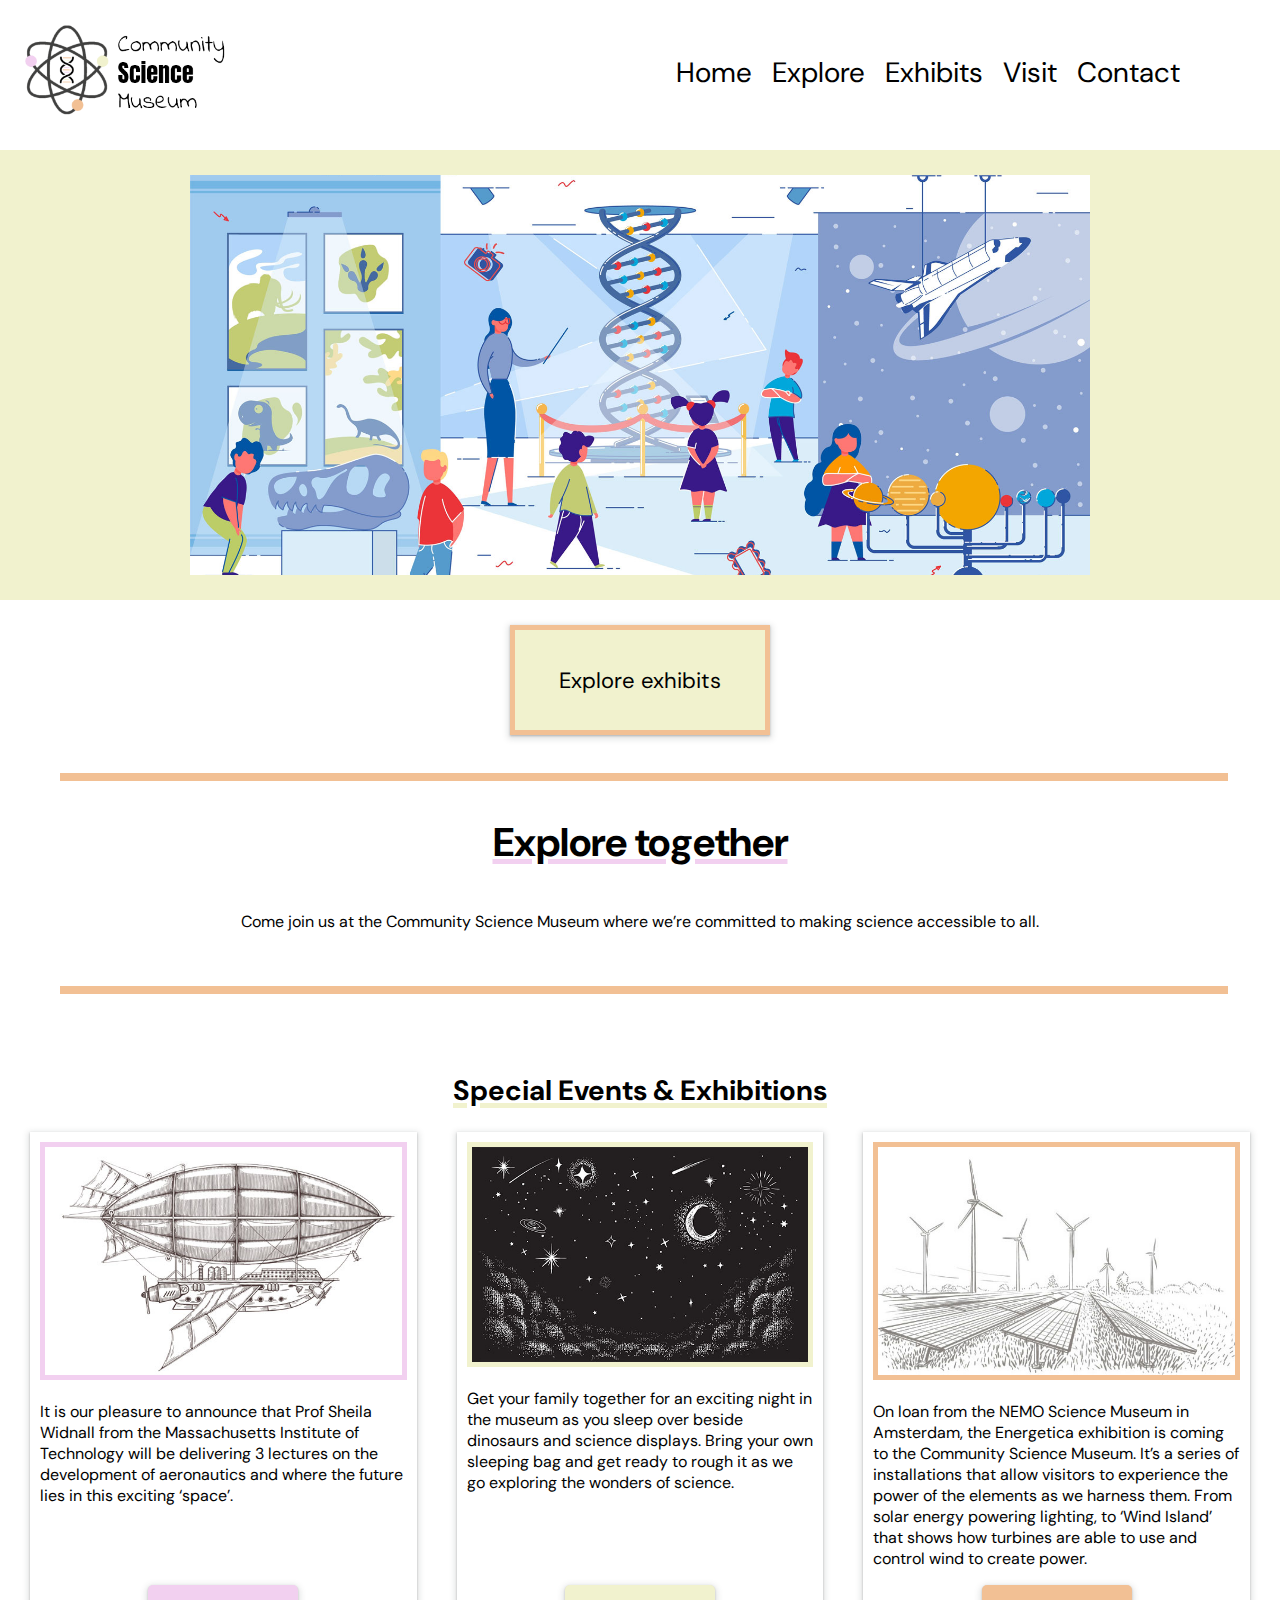
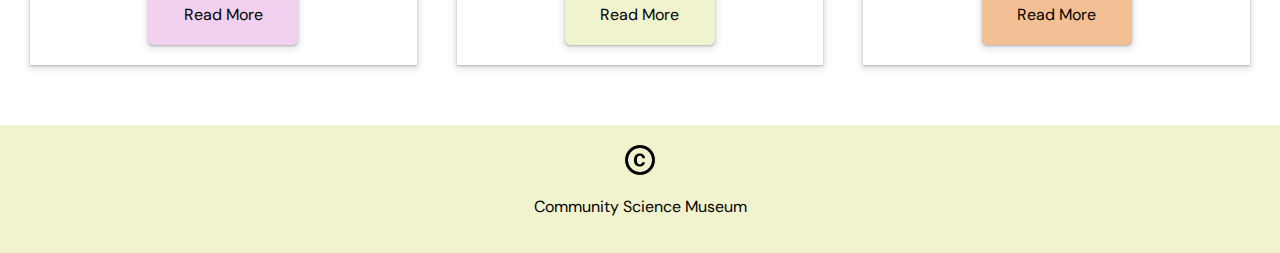
<file: index.html>
<!DOCTYPE html>
<html lang="en">
  <head>
    <meta charset="UTF-8">
    <meta http-equiv="X-UA-Compatible" content="IE=edge">
    <meta name="viewport" content="width=device-width, initial-scale=1.0">
    <meta name ="description" content="Community Science Museum for kids - Learn, grow, experience all thing science">
    <title>Community Science Museum | Home</title>
    <link href="/stylesheet.css" rel="stylesheet">
    <link rel="preconnect" href="https://fonts.googleapis.com">
    <link rel="preconnect" href="https://fonts.gstatic.com" crossorigin>
    <link href="https://fonts.googleapis.com/css2?family=Abel&family=DM+Sans:wght@500&family=PT+Sans&display=swap" rel="stylesheet">
    <link rel="preconnect" href="https://fonts.googleapis.com">
    <link rel="preconnect" href="https://fonts.gstatic.com" crossorigin>
    <link href="https://fonts.googleapis.com/css2?family=Abel&family=DM+Sans:wght@500&family=PT+Sans&display=swap" rel="stylesheet">
  </head>
  <body>
    <header class="flex column">
      <div class="header flex">
        <a href="index.html">
          <img src="images/Logo.png" alt="CSM logo" class="logo justify-center">
        </a>
          <nav class="ham-nav flex">
            <input type="checkbox" id="hamburger"/>
            <label for="hamburger">&#9776;</label>
              <div class="flex hamitems">
                <a href="index.html" class="hamlink hover1">Home</a>
                <a href="explore.html" class="hamlink hover2">Explore</a>
                <a href="exhibits.html" class="hamlink hover3">Exhibits</a>
                <a href="visit.html" class="hamlink hover1">Visit</a>
                <a href="contact.html" class="hamlink hover2">Contact</a>
              </div>
          </nav>
      </div>
    </header>
    <main>
      <div class="header-home flex">
        <div class="flex header-home-img max-width">
        </div>
      </div>
      <div class="flex justify-center">
        <div class="flex">
          <a href="exhibits.html" class="flex cta">Explore exhibits</a>
        </div>
        </div>
      <div class="margin">
        <section class="text-home flex">
          <hr class="home-line">
          <h1 class="h1-style-pink">Explore together</h1>
          <div class="top-p">
            <p>Come join us at the Community Science Museum where we’re committed to making science accessible to all.</p>
          </div>
          <hr class="home-line">
        </section>
        <div class="h2 h2-home">
          <h2>Special Events & Exhibitions</h2>
        </div>
        <section class="grid home-grid flex">
          <div class="aero flex column card">
            <div>
              <img src="images/aero.jpg" alt="Illustration of an old flying machine" class="aero-img max-width border-pink">
              <p>It is our pleasure to announce that Prof Sheila Widnall from the Massachusetts Institute of Technology will be delivering 3 lectures on the development of aeronautics and where the future lies in this exciting ‘space’.</p>
            </div>  
              <a href="construction.html" class="read-more pink-btn flex">Read More</a>
          </div>
          <div class="night flex column card">
            <div>
              <img src="images/nigth.jpg" alt="Illustration of a night sky" class="night-img max-width border-yellow">
              <p>Get your family together for an exciting night in the museum as you sleep over beside dinosaurs and science displays. Bring your own sleeping bag and get ready to rough it as we go exploring the wonders of science.</p>
            </div>
              <a href="construction.html" class="read-more yellow-btn flex">Read More</a>
          </div>
          <div class="energetica flex column card">
            <div>
              <img src="images/energetica.jpg" alt="Illustration of solar panels and wind turbins" class="energetica-img max-width border-orange">
              <p>On loan from the NEMO Science Museum in Amsterdam, the Energetica exhibition is coming to the Community Science Museum. It’s a series of installations that allow visitors to experience the power of the elements as we harness them. From solar energy powering lighting, to ‘Wind Island’ that shows how turbines are able to use and control wind to create power.</p>
            </div>
              <a href="construction.html" class="read-more orange-btn flex">Read More</a>
          </div>
        </section>
      </div>  
    </main>
    <footer>
        <img src="images/copyright.png" alt="copyright icon" class="copyright">
        <p>Community Science Museum</p>
    </footer>
  </body>
</html>
</file>
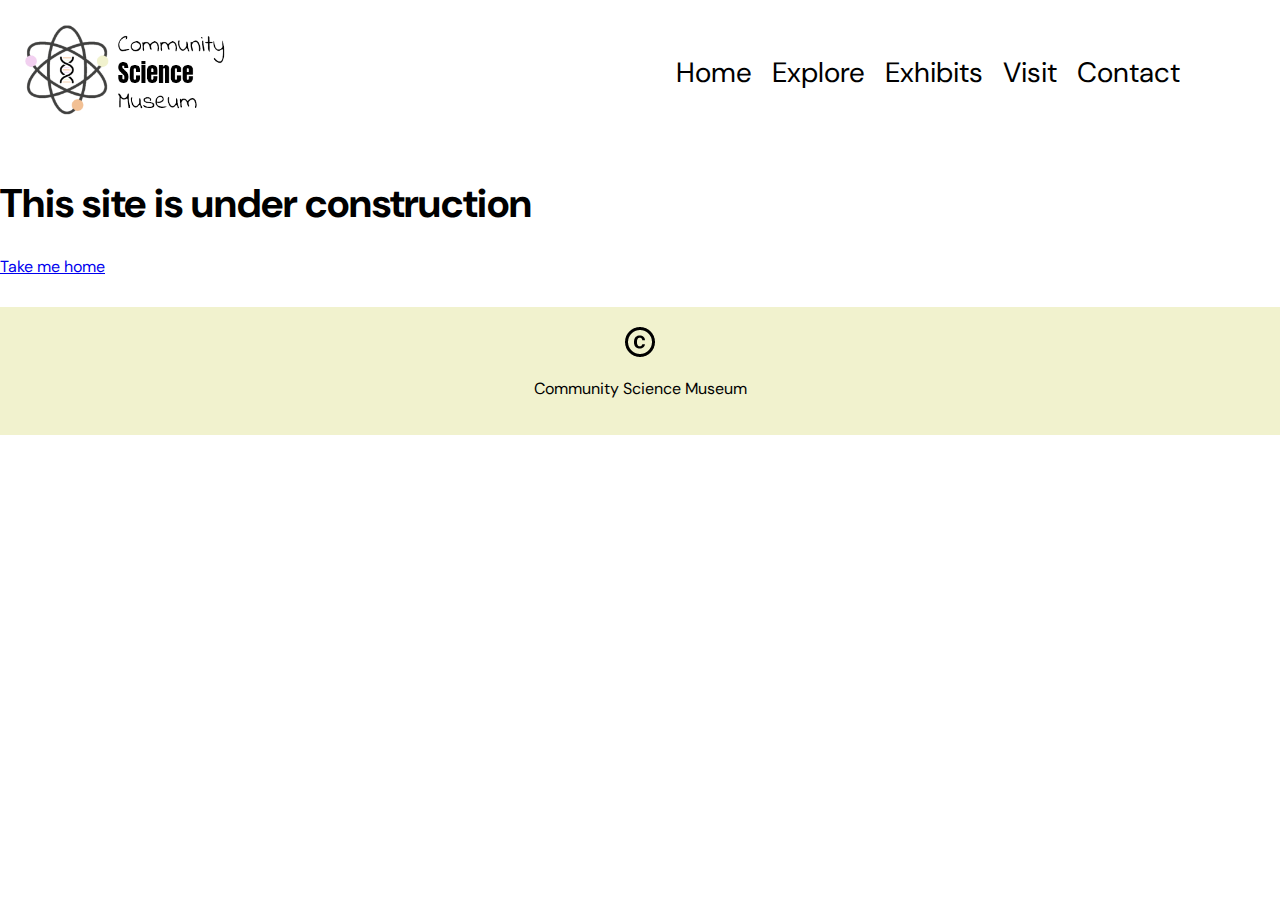
<file: construction.html>
<!DOCTYPE html>
<html lang="en">
  <head>
    <meta charset="UTF-8">
    <meta http-equiv="X-UA-Compatible" content="IE=edge">
    <meta name="viewport" content="width=device-width, initial-scale=1.0">
    <meta name ="description" content="Community Science Museum for kids - Learn, grow, experience all thing science">
    <title>Community Science Museum | Under Construction</title>
    <link href="/stylesheet.css" rel="stylesheet">
    <link rel="preconnect" href="https://fonts.googleapis.com">
    <link rel="preconnect" href="https://fonts.gstatic.com" crossorigin>
    <link href="https://fonts.googleapis.com/css2?family=Abel&family=DM+Sans:wght@500&family=PT+Sans&display=swap" rel="stylesheet">
    <link rel="preconnect" href="https://fonts.googleapis.com">
    <link rel="preconnect" href="https://fonts.gstatic.com" crossorigin>
    <link href="https://fonts.googleapis.com/css2?family=Abel&family=DM+Sans:wght@500&family=PT+Sans&display=swap" rel="stylesheet">
  </head>
  <body>
    <header class="flex column">
      <div class="header flex">
        <a href="index.html">
          <img src="images/Logo.png" alt="CSM logo" class="logo justify-center">
        </a>
          <nav class="ham-nav flex">
            <input type="checkbox" id="hamburger"/>
            <label for="hamburger">&#9776;</label>
              <div class="flex hamitems">
                <a href="index.html" class="hamlink hover1">Home</a>
                <a href="explore.html" class="hamlink hover2">Explore</a>
                <a href="exhibits.html" class="hamlink hover3">Exhibits</a>
                <a href="visit.html" class="hamlink hover1">Visit</a>
                <a href="contact.html" class="hamlink hover2">Contact</a>
              </div>
          </nav>
      </div>
    </header>
    <body>
      <main>
        <h1>This site is under construction</h1>
        <a href="index.html">Take me home</a>
      </main>
      <footer>
        <img src="images/copyright.png" alt="copyright icon" class="copyright">
        <p>Community Science Museum</p>
      </footer>
    </body>
</file>
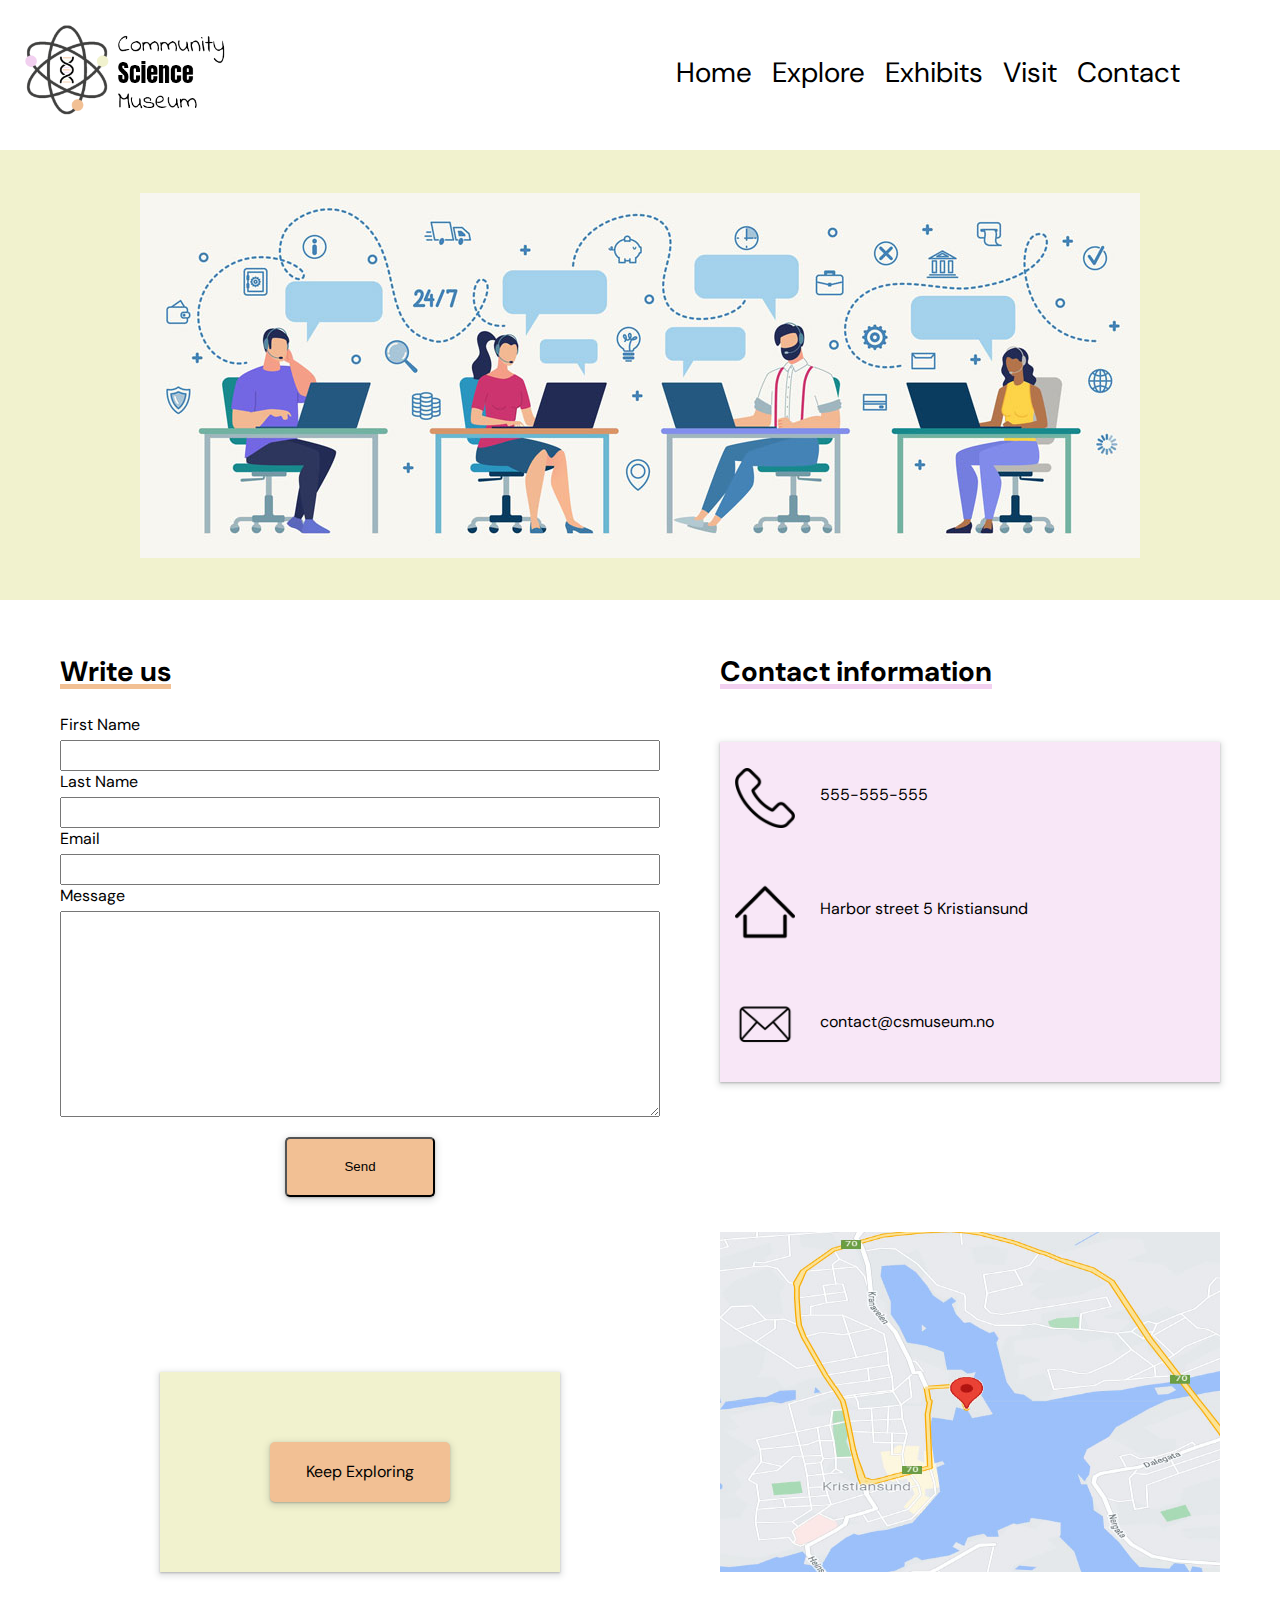
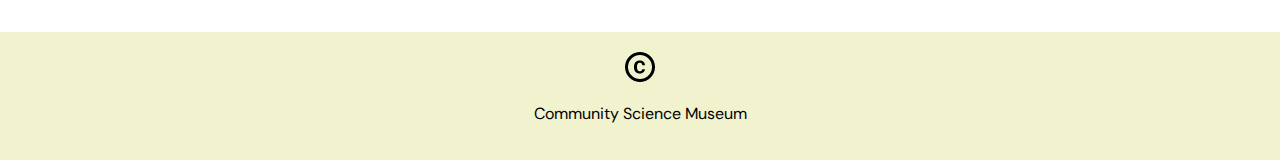
<file: contact.html>
<!DOCTYPE html>
<html lang="en">
  <head>
    <meta charset="UTF-8">
    <meta http-equiv="X-UA-Compatible" content="IE=edge">
    <meta name="viewport" content="width=device-width, initial-scale=1.0">
    <meta name ="description" content="Community Science Museum for kids - Contact information">
    <title>Community Science Museum | Contact</title>
    <link href="/stylesheet.css" rel="stylesheet">
    <link rel="preconnect" href="https://fonts.googleapis.com">
    <link rel="preconnect" href="https://fonts.gstatic.com" crossorigin>
    <link href="https://fonts.googleapis.com/css2?family=Abel&family=DM+Sans:wght@500&family=PT+Sans&display=swap" rel="stylesheet">
    <link rel="preconnect" href="https://fonts.googleapis.com">
    <link rel="preconnect" href="https://fonts.gstatic.com" crossorigin>
    <link href="https://fonts.googleapis.com/css2?family=Abel&family=DM+Sans:wght@500&family=PT+Sans&display=swap" rel="stylesheet">
  </head>
  <body>
    <header class="flex column">
      <div class="header flex">
        <a href="index.html"><img src="images/Logo.png" alt="CSM logo" class="logo justify-center"></a>
          <nav class="ham-nav flex">
            <input type="checkbox" id="hamburger"/>
            <label for="hamburger">&#9776;</label>
              <div class="flex hamitems">
                <a href="index.html" class="hamlink hover1">Home</a>
                <a href="explore.html" class="hamlink hover2">Explore</a>
                <a href="exhibits.html" class="hamlink hover3">Exhibits</a>
                <a href="visit.html" class="hamlink hover1">Visit</a>
                <a href="contact.html" class="hamlink hover2">Contact</a>
              </div>
          </nav>
      </div>    
    </header>
    <main>
      <div class="header-contact flex justify-center">
        <div class="header-contact-img max-width">
        </div>
      </div>
       <div class="contact-content margin flex">
        <section class="contact-left flex column">
          <h2 class="h2-form">Write us</h2>
          <form class="form flex column">
            <label for="first">First Name</label>
            <input type="text" id="first">
            <label for="last">Last Name</label>
            <input type="text" id="last">
            <label for="email">Email</label>
            <input type="text" id="email">
            <label for="message">Message</label>
            <textarea id="message"></textarea>
            <button class="send-btn">Send</button>
          </form>
          <div class="flex contact-explore">
            <a href="explore.html" class="flex contact-button">Keep Exploring</a>
          </div>
        </section>
        <section class="flex column contact-right">
          <div class="flex contact-box column">
            <div>
              <h2 class="h2-info">Contact information</h2>
            </div>
            <div class="contact-info flex column">
              <div class="flex">
                <img src="images/telephone.png" alt="telephone icon" class="tel">
                <p>555-555-555</p>
              </div>
              <div class="flex">
                <img src="images/home.png" alt="adress icon" class="house">
                <p>Harbor street 5
                  Kristiansund</p>
              </div>
              <div class="flex">
                <img src="images/email.png" alt="email icon" class="mail">
                <p>contact@csmuseum.no</p>
              </div>
          </div>
          <img src="images/kart.jpg" alt="map of location to the museum" class="contact-map">
        </section>    
      </div>
    </main>
    <footer>
      <img src="images/copyright.png" alt="copyright icon" class="copyright">
      <p>Community Science Museum</p>
  </footer>
  </body>
</html>
</file>
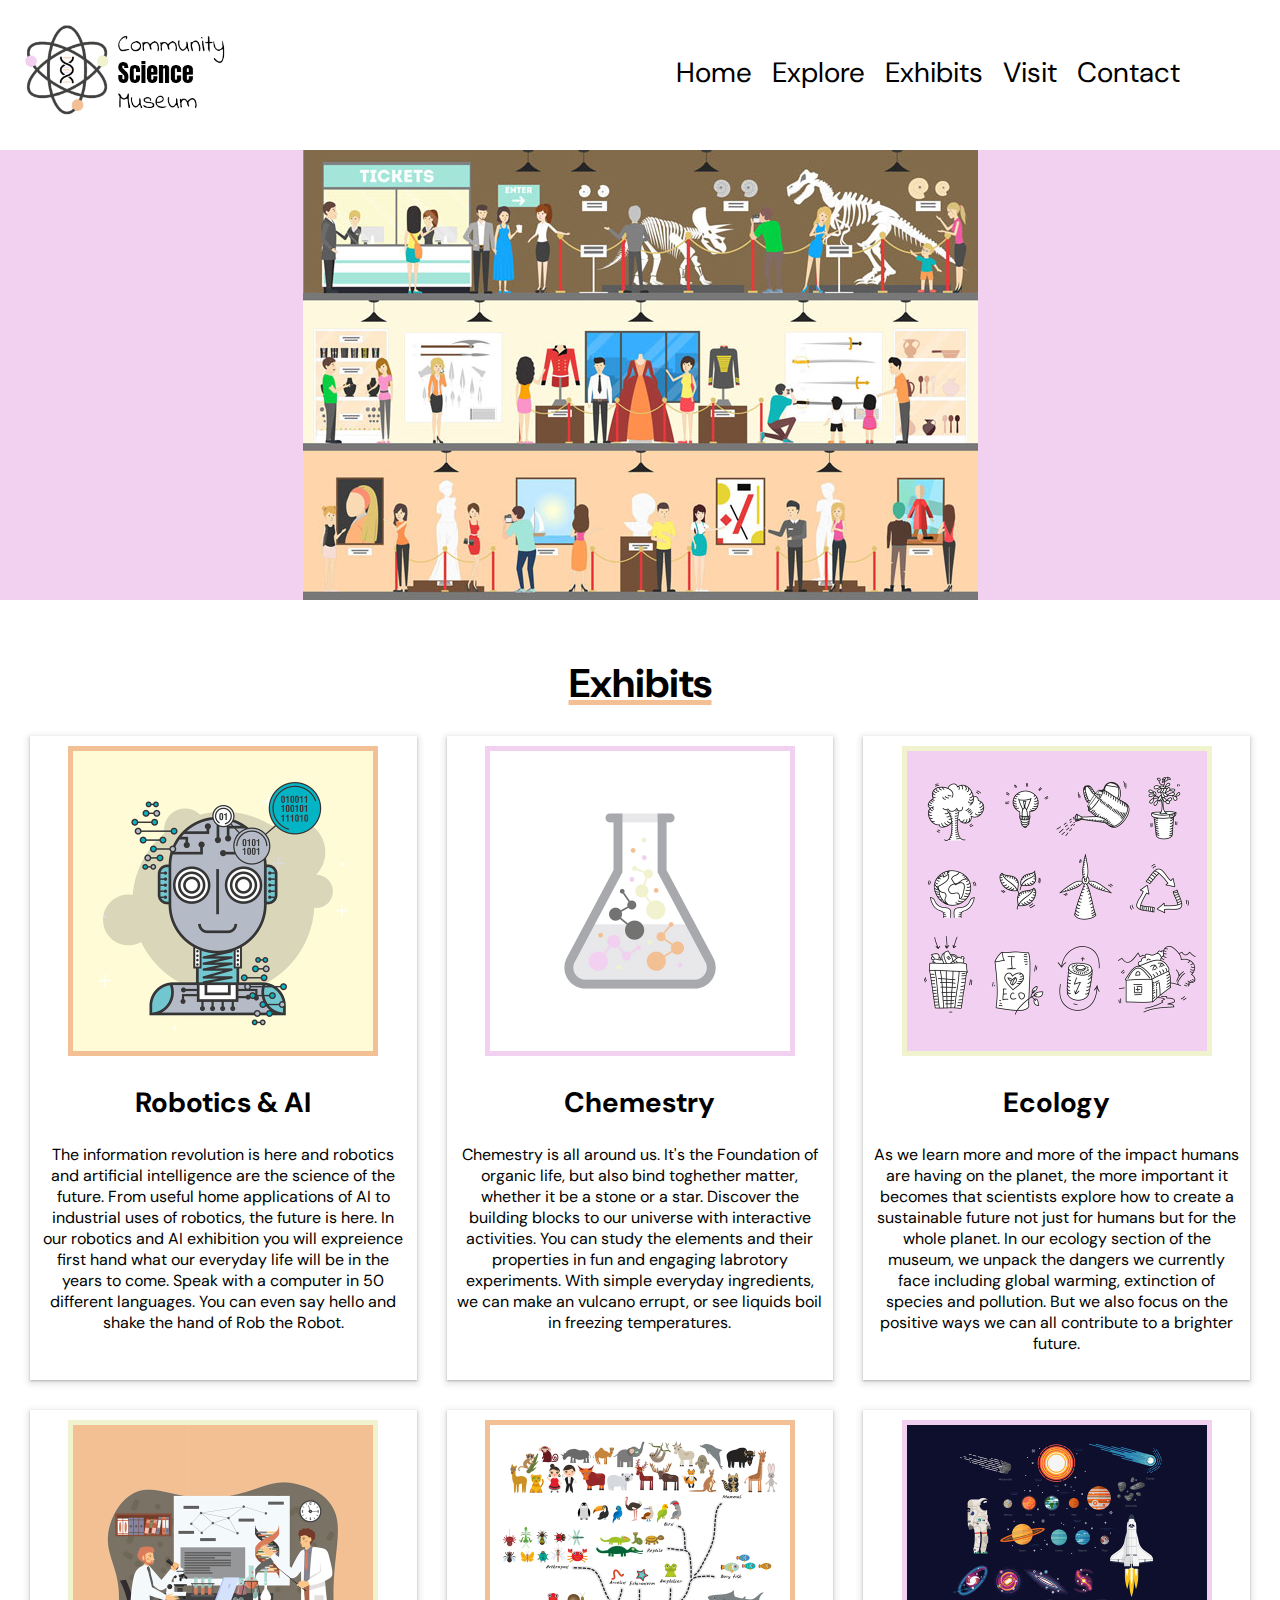
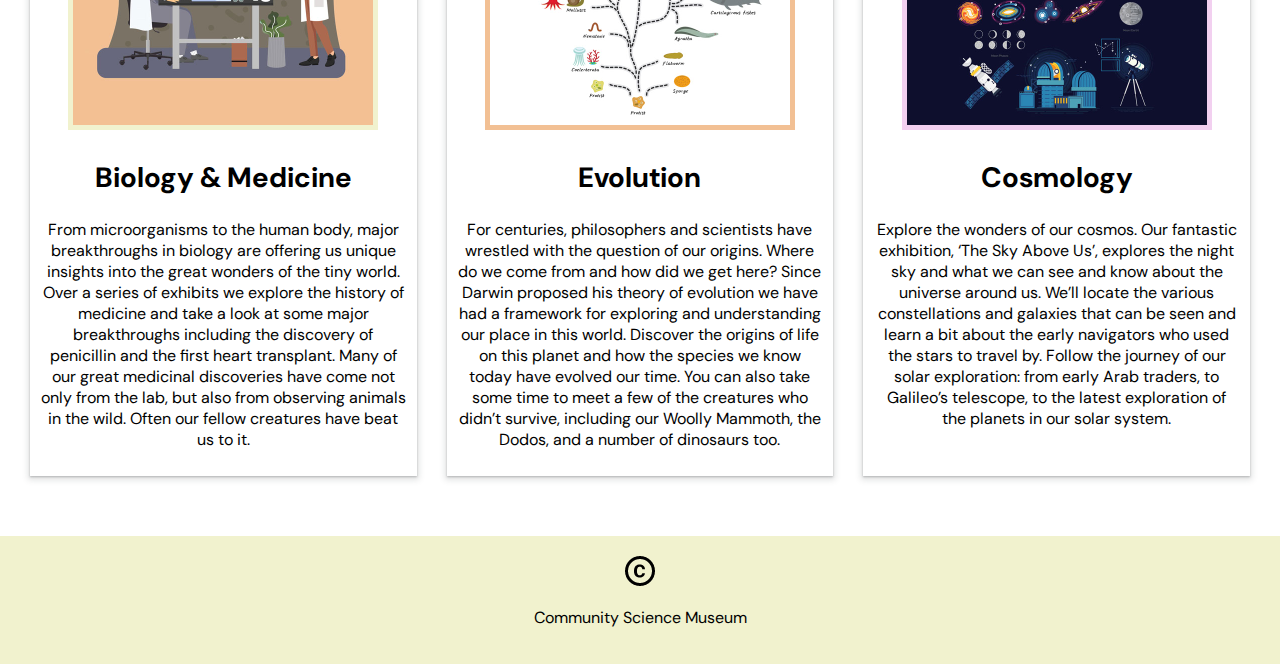
<file: exhibits.html>
<!DOCTYPE html>
<html lang="en">
  <head>
    <meta charset="UTF-8">
    <meta http-equiv="X-UA-Compatible" content="IE=edge">
    <meta name="viewport" content="width=device-width, initial-scale=1.0">
    <meta name ="description" content="Community Science Museum for kids - Our exhibits">
    <title>Community Science Museum | Exhibits</title>
    <link href="/stylesheet.css" rel="stylesheet">
    <link rel="preconnect" href="https://fonts.googleapis.com">
    <link rel="preconnect" href="https://fonts.gstatic.com" crossorigin>
    <link href="https://fonts.googleapis.com/css2?family=Abel&family=DM+Sans:wght@500&family=PT+Sans&display=swap" rel="stylesheet">
    <link rel="preconnect" href="https://fonts.googleapis.com">
    <link rel="preconnect" href="https://fonts.gstatic.com" crossorigin>
    <link href="https://fonts.googleapis.com/css2?family=Abel&family=DM+Sans:wght@500&family=PT+Sans&display=swap" rel="stylesheet">
  </head>
  <body>
    <header class="flex column">
        <div class="header flex">
          <a href="index.html"><img src="images/Logo.png" alt="CSM logo" class="logo justify-center"></a>
            <nav class="ham-nav flex">
              <input type="checkbox" id="hamburger"/>
              <label for="hamburger">&#9776;</label>
                <div class="flex hamitems">
                  <a href="index.html" class="hamlink hover1">Home</a>
                  <a href="explore.html" class="hamlink hover2">Explore</a>
                  <a href="exhibits.html" class="hamlink hover3">Exhibits</a>
                  <a href="visit.html" class="hamlink hover1">Visit</a>
                  <a href="contact.html" class="hamlink hover2">Contact</a>
                </div>
            </nav>
        </div>    
    </header>
    <main>
        <div class="header-exhib flex">
            <div class="header-exhib-img flex max-width">
            </div>
        </div>
        <div class="margin">
            <div class="flex justify-center">
                <h1 class="h1-style-orange flex">Exhibits</h1>
            </div>
            <section class="exhib-content flex center-text max-width exhib-grid grid">
                <div class="robot card a">
                    <img src="images/robot.jpg" alt="Illustration of an robot" class="robot-img img-width border-orange">
                    <h2>Robotics & AI</h2>
                    <p>The information revolution is here and robotics and artificial intelligence are the science of the future. From useful home applications of AI to industrial uses of robotics, the future is here. 
                        In our robotics and AI exhibition you will expreience first hand what our everyday life will be in the years to come. Speak with a computer in 50 different languages. 
                        You can even say hello and shake the hand of Rob the Robot.</p>
                </div>
                <div class="chem card b">
                    <img src="images/chem.jpg" alt="Icon of chemestry glass" class="chem-img img-width border-pink">
                    <h2>Chemestry</h2>
                    <p>Chemestry is all around us. It's the Foundation of organic life, but also bind toghether matter, whether it be a stone or a star. Discover the building blocks to our universe with interactive activities. You can study the elements and their properties in fun and engaging labrotory experiments. With simple everyday ingredients, we can make an vulcano errupt, or see liquids boil in freezing temperatures.</p>
                </div>
                <div class="ecology card c">
                    <img src="images/ecology.jpg" alt="Illustration of different symbols of ecology" class="ecology-img img-width border-yellow">
                    <h2>Ecology</h2>
                    <p>As we learn more and more of the impact humans are having on the planet, the more important it becomes that scientists explore how to create a sustainable future not just for humans but for the whole planet.
                        In our ecology section of the museum, we unpack the dangers we currently face including global warming, extinction of species and pollution. But we also focus on the positive ways we can all contribute to a brighter future.</p>
                </div>
                <div class="biomed card d">
                    <img src="images/biomed.jpg" alt="Illustration of two scientists researching the human genom" class="biomed-img img-width border-yellow">
                    <h2>Biology & Medicine</h2>
                    <p>From microorganisms to the human body, major breakthroughs in biology are offering us unique insights into the great wonders of the tiny world. Over a series of exhibits we explore the history of medicine and take a look at some major breakthroughs including the discovery of penicillin and the first heart transplant. Many of our great medicinal discoveries have come not only from the lab, but also from observing animals in the wild. Often our fellow creatures have beat us to it.</p>
                </div>
                <div class="evolution card e">
                    <img src="images/evolution.jpg" alt="Illustration of an evolutionary tree of animals" class="evolution-img img-width border-orange">
                    <h2>Evolution</h2>
                    <p>For centuries, philosophers and scientists have wrestled with the question of our origins. Where do we come from and how did we get here? Since Darwin proposed his theory of evolution we have had a framework for exploring and understanding our place in this world. Discover the origins of life on this planet and how the species we know today have evolved our time. You can also take some time to meet a few of the creatures who didn’t survive, including our Woolly Mammoth, the Dodos, and a number of dinosaurs too.</p>
                </div>
                <div class="cosmo card f">
                    <img src="images/cosmo.jpg" alt="Illustration of astronaut in the cosmos" class="cosmos-img img-width border-pink">
                    <h2>Cosmology</h2>
                    <p>Explore the wonders of our cosmos. Our fantastic exhibition, ‘The Sky Above Us’, explores the night sky and what we can see and know about the universe around us. We’ll locate the various constellations and galaxies that can be seen and learn a bit about the early navigators who used the stars to travel by. Follow the journey of our solar exploration: from early Arab traders, to Galileo’s telescope, to the latest exploration of the planets in our solar system.</p>
                </div>
            </section>
        </div>
    </main>
    <footer>
        <img src="images/copyright.png" alt="copyright icon" class="copyright">
        <p>Community Science Museum</p>
    </footer>
  </body>
</html>
</file>
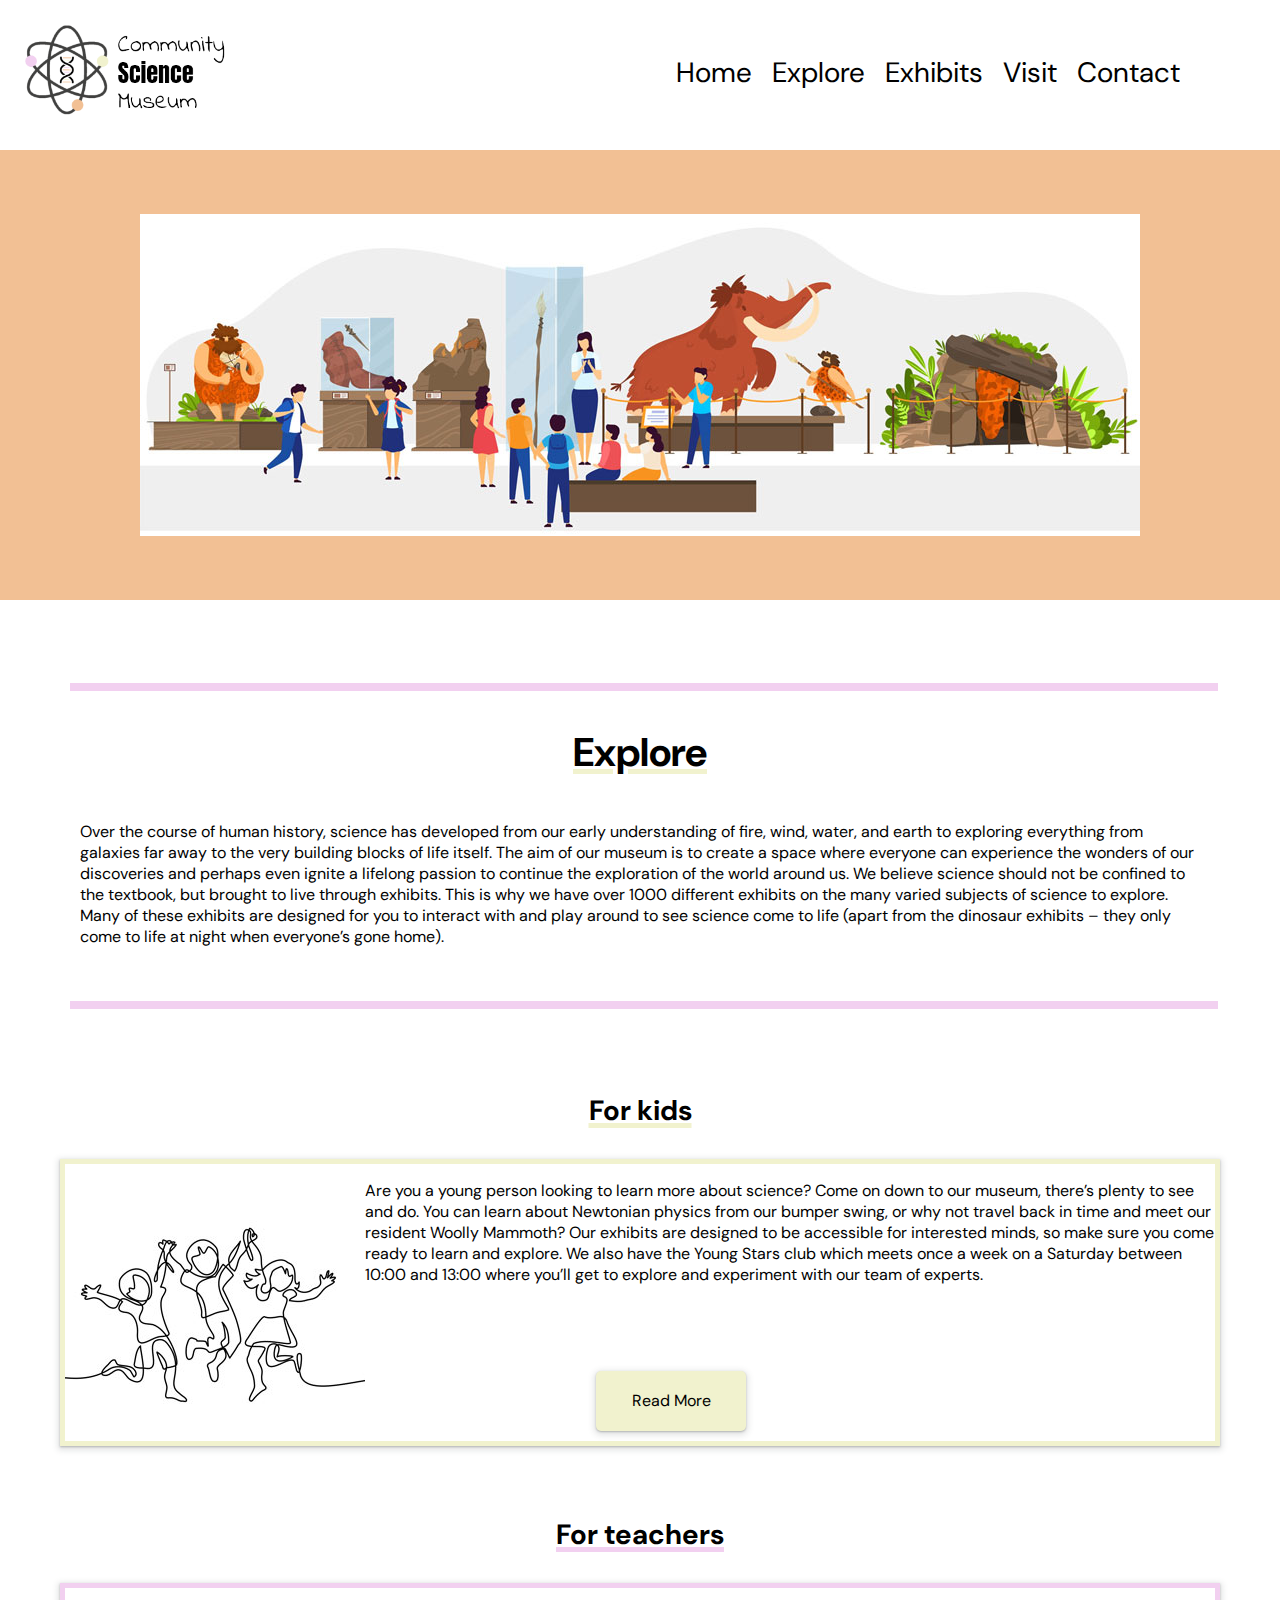
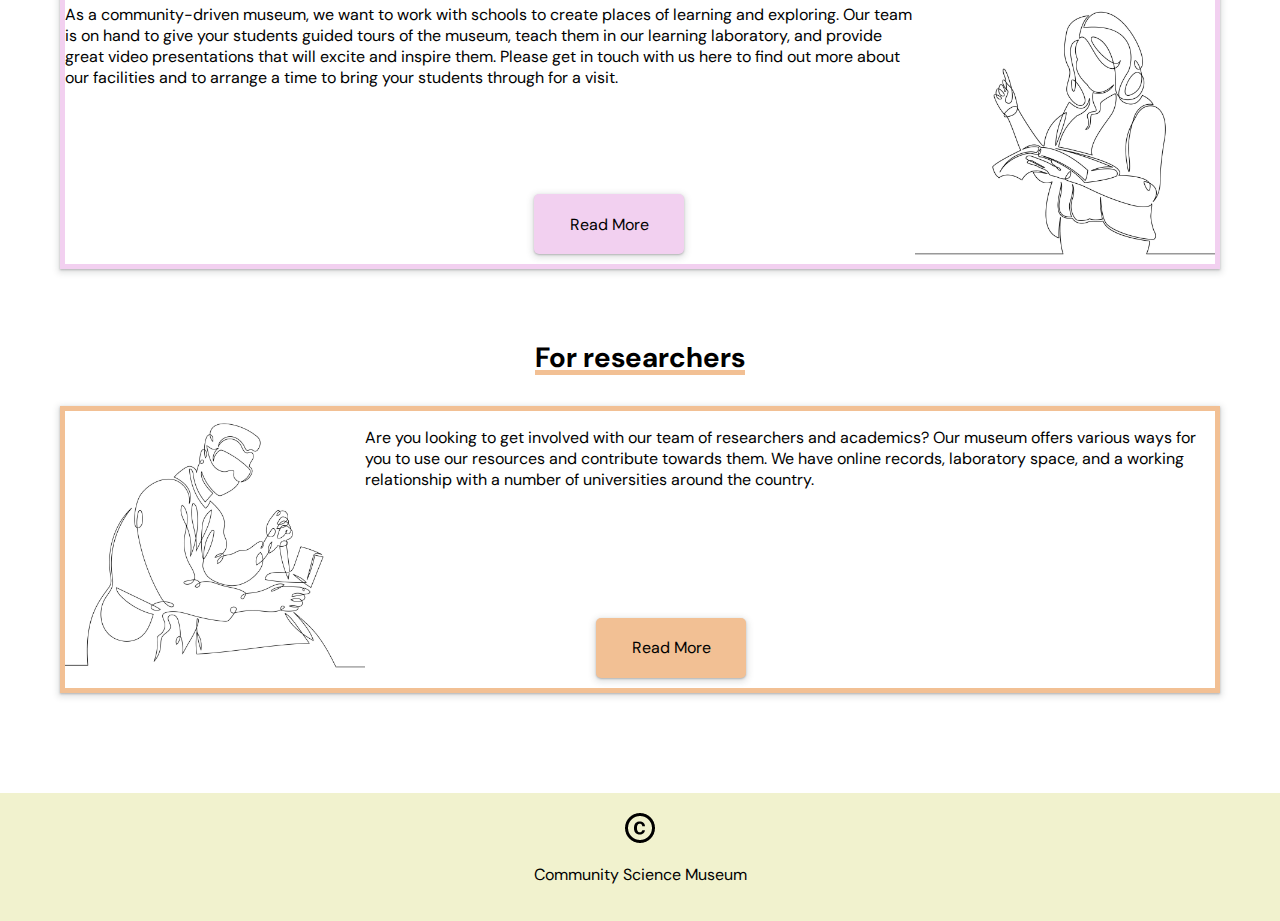
<file: explore.html>
<!DOCTYPE html>
<html lang="en">
  <head>
    <meta charset="UTF-8">
    <meta http-equiv="X-UA-Compatible" content="IE=edge">
    <meta name="viewport" content="width=device-width, initial-scale=1.0">
    <meta name ="description" content="Community Science Museum for kids - Learn more">
    <title>Community Science Museum | Explore</title>
    <link href="/stylesheet.css" rel="stylesheet">
    <link rel="preconnect" href="https://fonts.googleapis.com">
    <link rel="preconnect" href="https://fonts.gstatic.com" crossorigin>
    <link href="https://fonts.googleapis.com/css2?family=Abel&family=DM+Sans:wght@500&family=PT+Sans&display=swap" rel="stylesheet">
    <link rel="preconnect" href="https://fonts.googleapis.com">
    <link rel="preconnect" href="https://fonts.gstatic.com" crossorigin>
    <link href="https://fonts.googleapis.com/css2?family=Abel&family=DM+Sans:wght@500&family=PT+Sans&display=swap" rel="stylesheet">
  </head>
  <body>
    <header class="flex column">
        <div class="header flex">
          <a href="index.html"><img src="images/Logo.png" alt="CSM logo" class="logo justify-center"></a>
            <nav class="ham-nav flex">
              <input type="checkbox" id="hamburger"/>
              <label for="hamburger">&#9776;</label>
                <div class="flex hamitems">
                  <a href="index.html" class="hamlink hover1">Home</a>
                  <a href="explore.html" class="hamlink hover2">Explore</a>
                  <a href="exhibits.html" class="hamlink hover3">Exhibits</a>
                  <a href="visit.html" class="hamlink hover1">Visit</a>
                  <a href="contact.html" class="hamlink hover2">Contact</a>
                </div>
            </nav>
        </div>
    </header>
    <main>
        <div class="header-explore flex">
            <div class="header-explore-img flex max-width">
            </div>
        </div>
        <div class="margin">
            <section class="explore-text flex column">
                <hr class="explore-line">
                <h1 class="h1-style-yellow">Explore</h1>
                <div class="top-p">
                    <p>Over the course of human history, science has developed from our early understanding of fire, wind, water, and earth to exploring everything from galaxies far away to the very building blocks of life itself. 
                    The aim of our museum is to create a space where everyone can experience the wonders of our discoveries and perhaps even ignite a lifelong passion to continue the exploration of the world around us.
                    We believe science should not be confined to the textbook, but brought to live through exhibits. This is why we have over 1000 different exhibits on the many varied subjects of science to explore. Many of these exhibits are designed for you to interact with and play around to see science come to life (apart from the dinosaur exhibits – they only come to life at night when everyone’s gone home).</p>
                </div>
                <hr class="explore-line">
                </section>
            <section class="content-explore">
                <h2 class="h2-kids">For kids</h2>
                <div class="kids flex">
                    <img src="images/kids.jpg" alt="Doodle of three kids jumping" class="kids-img">
                    <div class="kids-text flex">
                        <p>Are you a young person looking to learn more about science? Come on down to our museum, there’s plenty to see and do. 
                        You can learn about Newtonian physics from our bumper swing, or why not travel back in time and meet our resident Woolly Mammoth? Our exhibits are designed to be accessible for interested minds, so make sure you come ready to learn and explore.
                        We also have the Young Stars club which meets once a week on a Saturday between 10:00 and 13:00 where you’ll get to explore and experiment with our team of experts.</p>
                        <a href="construction.html" alt="Read more button" class="yellow-btn flex read-more margin-right">Read More</a>
                    </div>
                </div>
                <h2 class="h2-teacher">For teachers</h2>
                <div class="teacher flex">
                    <img src="images/teacher.jpg" alt="Doodle of teacher reading from book"class="teacher-img">
                    <div class="teacher-text flex">
                        <p>As a community-driven museum, we want to work with schools to create places of learning and exploring. Our team is on hand to give your students guided tours of the museum, teach them in our learning laboratory, and provide great video presentations that will excite and inspire them. Please get in touch with us here to find out more about our facilities and to arrange a time to bring your students through for a visit.</p>
                        <a href="construction.html" alt="Read more button" class="pink-btn flex read-more margin-left">Read More</a>
                    </div>
                </div>
                <h2 class="h2-research">For researchers</h2>
                <div class="research flex">
                    <img src="images/research.jpg" alt="Doodle of an scientist" class="research-img">
                    <div class="research-text flex">
                        <p>Are you looking to get involved with our team of researchers and academics?
                        Our museum offers various ways for you to use our resources and contribute towards them. We have online records, laboratory space, and a working relationship with a number of universities around the country.</p>
                        <a href="construction.html" alt="Read more button" class="orange-btn flex read-more margin-right">Read More</a>
                    </div>
                </div>
            </section>
        </div>
    </main>
    <footer>
        <img src="images/copyright.png" alt="copyright icon" class="copyright">
        <p>Community Science Museum</p>
    </footer>
  </body>
</html>
</file>
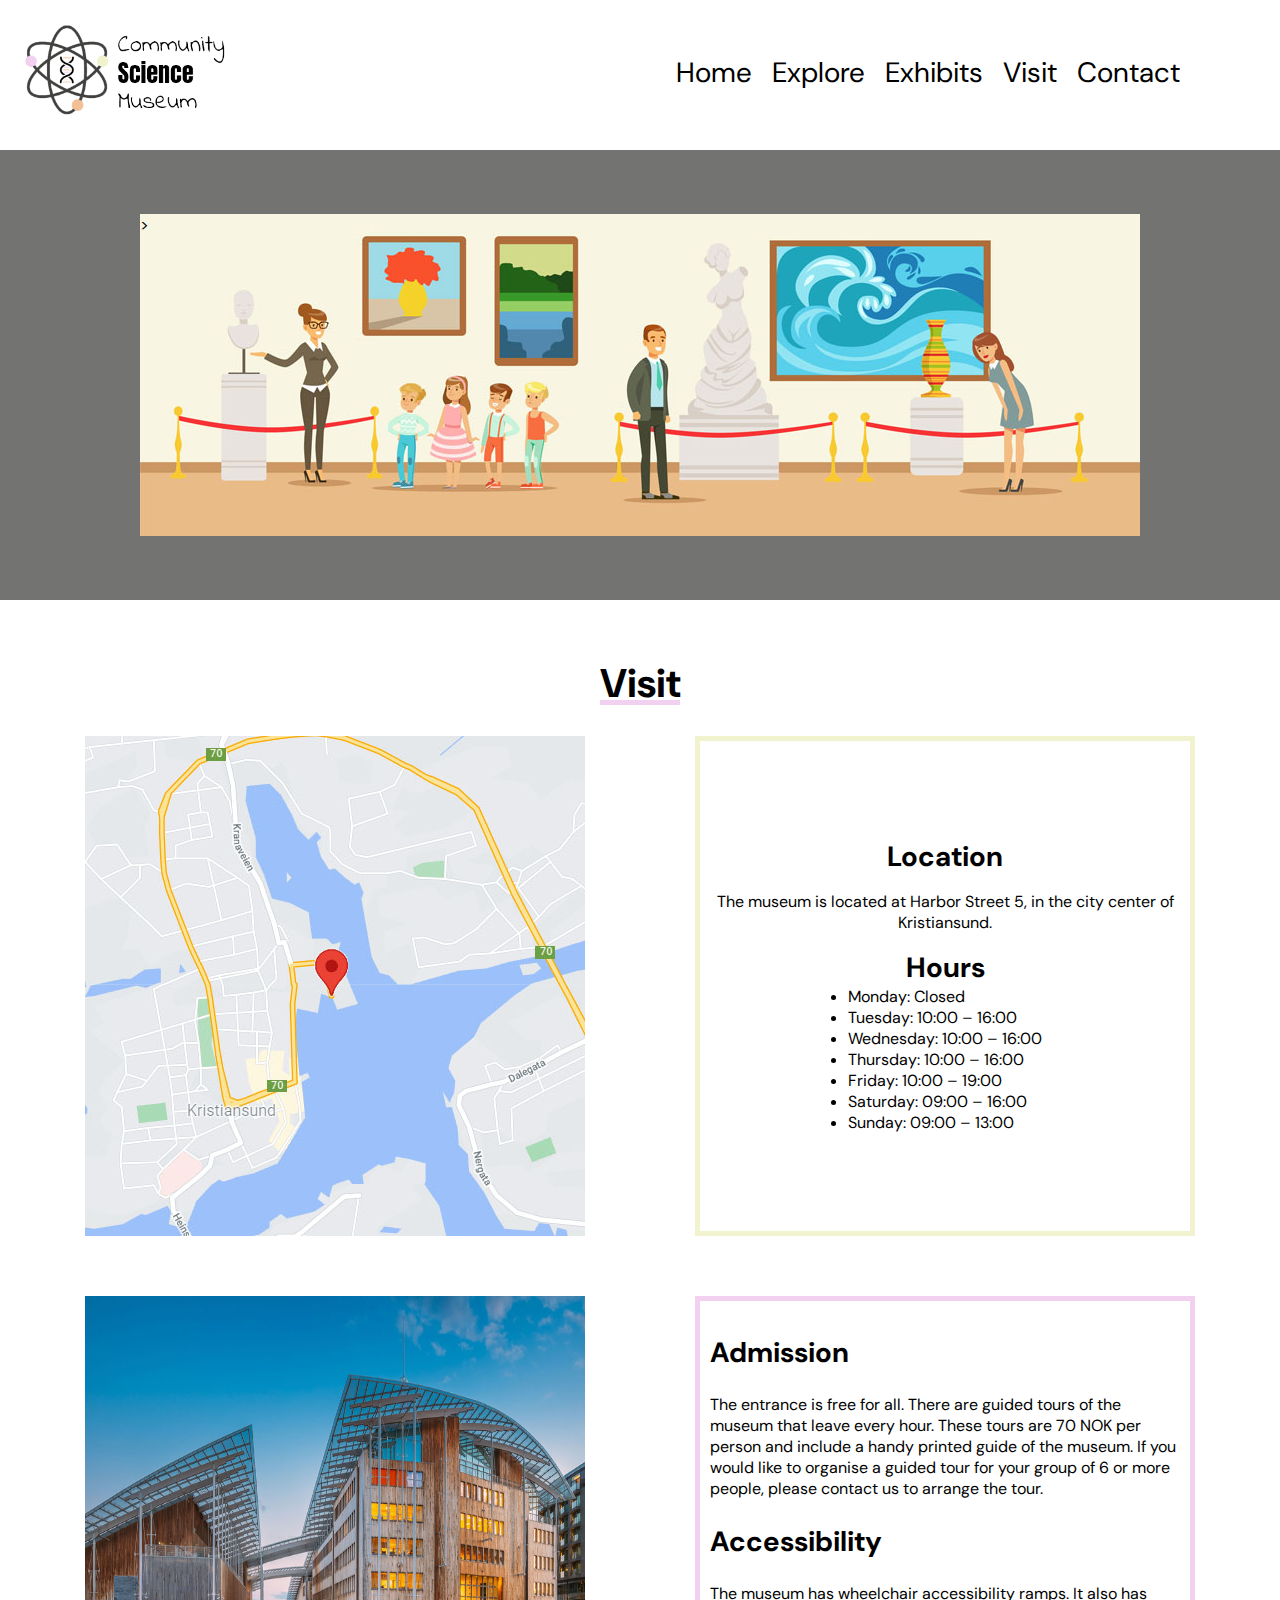
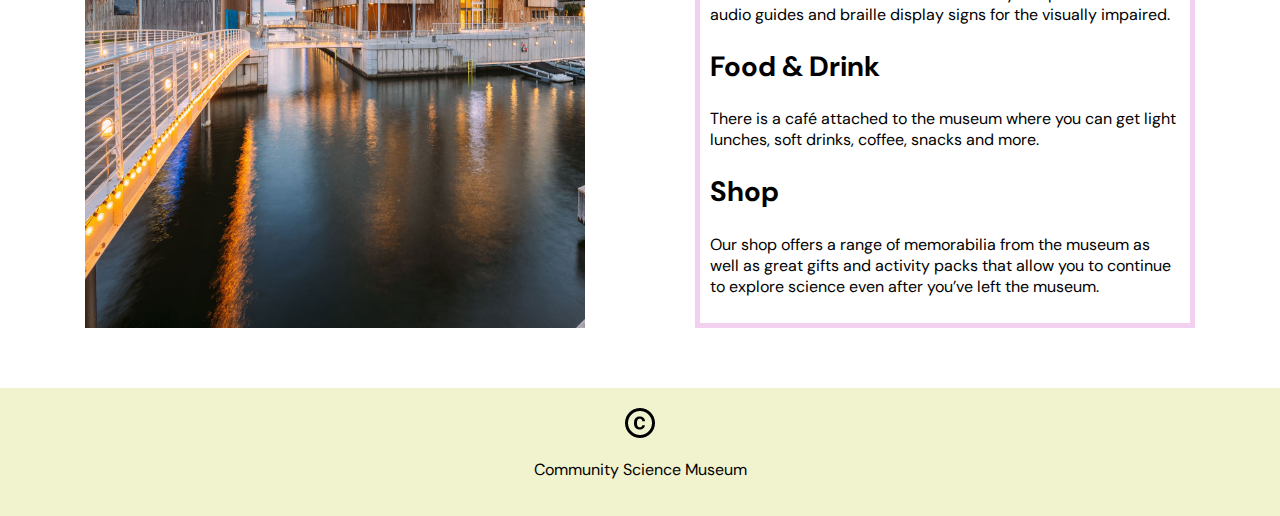
<file: visit.html>
<!DOCTYPE html>
<html lang="en">
  <head>
    <meta charset="UTF-8">
    <meta http-equiv="X-UA-Compatible" content="IE=edge">
    <meta name="viewport" content="width=device-width, initial-scale=1.0">
    <meta name ="description" content="Community Science Museum for kids - Visiting information">
    <title>Community Science Museum | Visit</title>
    <link href="/stylesheet.css" rel="stylesheet">
    <link rel="preconnect" href="https://fonts.googleapis.com">
    <link rel="preconnect" href="https://fonts.gstatic.com" crossorigin>
    <link href="https://fonts.googleapis.com/css2?family=Abel&family=DM+Sans:wght@500&family=PT+Sans&display=swap" rel="stylesheet">
    <link rel="preconnect" href="https://fonts.googleapis.com">
    <link rel="preconnect" href="https://fonts.gstatic.com" crossorigin>
    <link href="https://fonts.googleapis.com/css2?family=Abel&family=DM+Sans:wght@500&family=PT+Sans&display=swap" rel="stylesheet">
  </head>
  <body>
    <header class="flex column">
      <div class="header flex">
        <a href="index.html">
          <img src="images/Logo.png" alt="CSM logo" class="logo justify-center">
        </a>
          <nav class="ham-nav flex">
            <input type="checkbox" id="hamburger"/>
            <label for="hamburger">&#9776;</label>
              <div class="flex hamitems">
                <a href="index.html" class="hamlink hover1">Home</a>
                <a href="explore.html" class="hamlink hover2">Explore</a>
                <a href="exhibits.html" class="hamlink hover3">Exhibits</a>
                <a href="visit.html" class="hamlink hover1">Visit</a>
                <a href="contact.html" class="hamlink hover2">Contact</a>
              </div>
          </nav>
    </header>
    <main>
      <div class="header-visit flex">
        <div class="header-visit-img flex max-width">>
        </div> 
      </div>
      <div class="margin">
        <div class="h1-visit flex">
          <h1 class="h1-style-pink">Visit</h1>
        </div>
          <section class="visit-content flex column">
            <div class="top-visit flex">
              <img src="images/kart.jpg" alt="map with the location of the museum" class="map">
              <div class="flex location center-text">
                  <h2>Location</h2>
                  <p>The museum is located at Harbor Street 5, in the city center of Kristiansund.</p>
                  <h2>Hours</h2>
                  <div class="hours">
                    <li>Monday: Closed</li>
                    <li>Tuesday: 10:00 – 16:00</li> 
                    <li>Wednesday: 10:00 – 16:00</li> 
                    <li>Thursday: 10:00 – 16:00</li> 
                    <li>Friday: 10:00 – 19:00</li> 
                    <li>Saturday: 09:00 – 16:00</li>
                    <li>Sunday: 09:00 – 13:00</li>
                  </div>
              </div>
            </div>
            <div class="bottom-visit flex">
              <img src="images/museum.jpg" alt="Exterior picture of Community Science Museum" class="museum">
              <div class="visit-info">
                  <h2>Admission</h2>
                  <p>The entrance is free for all. There are guided tours of the museum that leave every hour. These tours are 70 NOK per person and include a handy printed guide of the museum. If you would like to organise a guided tour for your group of 6 or more people, please contact us to arrange the tour.</p>
                  <h2>Accessibility</h2>
                  <p>The museum has wheelchair accessibility ramps. It also has audio guides and braille display signs for the visually impaired.</p>
                  <h2>Food & Drink</h2>
                  <p>There is a café attached to the museum where you can get light lunches, soft drinks, coffee, snacks and more.</p>
                  <h2>Shop</h2>
                  <p>Our shop offers a range of memorabilia from the museum as well as great gifts and activity packs that allow you to continue to explore science even after you’ve left the museum.</p>
              </div>
            </div>
          </section>
      </div>    
    </main>
    <footer>
        <img src="images/copyright.png" alt="copyright icon" class="copyright">
        <p>Community Science Museum</p>
    </footer>
  </body>
</html>
</file>
<file: stylesheet.css>
body {
    margin: 0;
    padding: 0;
    display: flex;
    font-family: Anton, dm sans, san-serif;
    flex-direction: column;
    width: 100%;
    height: 100%;
}

.margin {
    margin: 30px;
}

h1 {
    font-size: 40px;
}

h2 {
    font-size: 28px;
}

p {
    font-family: dm sans;
}

.flex {
    display: flex;
}

.max-width {
    max-width: 100%;
}

.column {
    flex-direction: column;
}

.img-width {
    max-width: 300px;
}

.center-text {
    text-align: center;
}

.justify-center {
    justify-content: center;
}

.read-more {
    align-self: center;
}

.top-p {
    margin: 0px 10px 30px 10px;
}

.pink-btn {
    text-decoration: none;
    width: 150px;
    height: 60px;
    color: black;
    background-color: #f2d0f0;
    border-radius: 5px;
    box-shadow: rgba(60, 64, 67, 0.3) 0px 1px 2px 0px, rgba(60, 64, 67, 0.15) 0px 2px 6px 2px;
    align-items: center;
    justify-content: center;
    margin-bottom: 10px;
}

.pink-btn:hover {
    background-color: rgba(242, 208, 240, 0.5);
}

.yellow-btn {
    text-decoration: none;
    width: 150px;
    height: 60px;
    color: black;
    background-color: #F1F2CE;
    border-radius: 5px;
    box-shadow: rgba(60, 64, 67, 0.3) 0px 1px 2px 0px, rgba(60, 64, 67, 0.15) 0px 2px 6px 2px;
    align-items: center;
    justify-content: center;
    margin-bottom: 10px;
}

.yellow-btn:hover {
    background-color: rgba(241, 242, 206, 0.5);
}

.orange-btn {
    text-decoration: none;
    width: 150px;
    height: 60px;
    color: black;
    background-color: #F2C094;
    border-radius: 5px;
    box-shadow: rgba(60, 64, 67, 0.3) 0px 1px 2px 0px, rgba(60, 64, 67, 0.15) 0px 2px 6px 2px;
    align-items: center;
    justify-content: center;
    margin-bottom: 10px;
}

.orange-btn:hover {
    background-color: rgba(242, 192, 148, 0.5);
}

.margin-right {
    margin-right: 28%;
}

.margin-left {
    margin-left: 28%;
}

.h1-style-pink {
    text-decoration: underline;
    text-decoration-color: #F2D0F0;
    text-decoration-thickness: 5px;
}

.h1-style-orange {
    text-decoration: underline;
    text-decoration-color: #F2C094;
    text-decoration-thickness: 5px;
}

.h1-style-yellow {
    text-decoration: underline;
    text-decoration-color: #F1F2CE;
    text-decoration-thickness: 5px;
}

.border-orange {
    border: 5px solid #F2C094;
}

.border-yellow {
    border: 5px solid #F1F2CE;
}

.border-pink {
    border: 5px solid #f2d0f0;
}

.grid{
    display: grid;
    grid-gap: 30px;
    justify-content: center;
}

/* Logo nav */

.logo {
    width: 200px;
    margin: 25px;
}

.header {
    justify-content:space-between;
}

nav a {
    color: black;
    text-decoration: none;
}

nav a:hover {
    text-decoration: underline;
    text-decoration-thickness: 2px;
}

nav .hover1:hover {
    text-decoration-color: #f2d0f0;
}

nav .hover2:hover {
    text-decoration-color: #F2C094;
}

nav .hover3:hover {
    text-decoration-color: #F1F2CE;
}

.ham-nav {
    justify-content: flex-end;
}

.hamitems {
    align-items: center;
    margin-right: 100px;
    background-color: #FFF;
  }

.hamlink {
    flex-grow: 1;
    flex-basis: 0;
    margin: 5px 0px 10px 20px;
    font-size: 28px;
    text-align: center;
}

.ham-nav label {
    margin-right: 100px;
    align-self: center;
}

.ham-nav label, #hamburger {
    display: none;
}

.ham-nav .button {
    margin: 20px auto 40px auto;
    display: none;
}

@media screen and (max-width: 1130px) {


    .ham-nav {
        margin-right: 0;
    }

    .ham-nav label {
        margin-right: 37px;
    }
  
    .hamitems {
      display: none;
      margin-right: 0;
      border-bottom: solid 1px #000;
    }
  
    .hamlink {
      box-sizing: border-box;
      display: block;
      padding: 15px 10px 10px 10px;
      margin: 0;
    }
  
    .ham-nav label {
      display: block;
      font-size: 25px;
      padding: 3px 12px 10px 10px;
      position: absolute;
      transition: transform 0.2s;
    }
  
    .ham-nav input:checked ~ .hamitems {
      display: block;
      width: 100%;
      position: absolute;
      top: 120px;
    }
  
    .ham-nav input:checked ~ label {
      transform: rotate(45deg);
    }

    nav a:hover {
        text-decoration: none;
    }

    .active:hover {
        text-decoration: underline;
        text-decoration-color: #f2d0f0;
        text-decoration-thickness: 2px;
    }
}

@media screen and (max-width: 745px) {

    .ham-nav label {
        margin-right: 4px;
    }

}

/* Header image */

.header-home-img {
    background-image: url(/images/header-home.jpg);
    width: 900px;
    height: 400px;
    background-size: cover;
    background-position: center;
}

.header-home {
    background-color: #F1F2CE;
    width: 100%;
    justify-content: center;
    align-items: center;
    height: 450px;
    background-size: cover;
}

.header-explore-img {
    background-image: url(/images/header-explore.jpg);
    width: 1000px;
    height: 322px;
    background-position: center;
}

.header-explore {
    background-color: #F2C094;
    width: 100%;
    height: 450px;
    background-size: cover;
    justify-content: center;
    align-items: center;
}

.header-exhib-img {
    background-image: url(/images/header-exhib.jpg);
    height: 450px;
    width: 675px;
    background-position: center;
}

.header-exhib {
    background-color: #f2d0f0;
    justify-content: center;
}

.header-visit-img {
    background-image: url(/images/header-visit.jpg);
    width: 1000px;
    height: 322px;
    background-position: center;
}

.header-visit {
    width: 100%;
    height: 450px;
    background-color: #737372;
    background-size: cover;
    justify-content: center;
    align-items: center;
}

.header-contact-img {
    background-image: url(/images/header-contact.jpg);
    width: 1000px;
    height: 365px;
    background-position: center;
}

.header-contact {
    background-color: #F1F2CE;
    width: 100%;
    height: 450px;
    background-size: cover;
    justify-content: center;
    align-items: center;
}

/* Home */

.text-home {
    display: flex;
    flex-direction: column;
    align-items: center;
    margin: 30px 30px 70px 30px;
}

.cta {
    text-decoration: none;
    width: 250px;
    height: 100px;
    color: black;
    font-size: 22px;
    background-color: #F1F2CE;
    border: 5px solid #F2C094;
    box-shadow: rgba(60, 64, 67, 0.3) 0px 1px 2px 0px, rgba(60, 64, 67, 0.15) 0px 2px 6px 2px;
    align-items: center;
    justify-content: center;
    margin: 25px 0px 0px 0px;
}

.cta:hover {
    background-color:  rgba(242, 192, 148, 0.5);
}

.home-line {
    color: #F2C094;
    border: solid;
    width: 100%;
    border-width: 4px;
}

.h2-home {
    text-align: center;
    text-decoration: underline;
    text-decoration-color: #F1F2CE;
    text-decoration-thickness: 5px;
}

.home-content {
    margin: 20px 30px 75px 30px;
    display: flex;
    flex-direction: row;
    max-width: 100%;
    justify-content:space-between;
}

.night {
    margin-left: 10px;
    margin-right: 10px;
}

.aero-img {
    box-sizing: border-box;
}

.night-img {
    box-sizing: border-box;
}

.energetica-img {
    box-sizing: border-box;
}

.card {
    box-shadow: rgba(60, 64, 67, 0.3) 0px 1px 2px 0px, rgba(60, 64, 67, 0.15) 0px 2px 6px 2px;
    max-width: 500px;
    flex: 1;
    justify-content: space-between;
    padding: 10px;
}

.home-grid {
    grid-template-columns: repeat(3, 1fr);
    grid-template-areas: 
    "g h i"
}

.g {
    grid-area: g;
}

.h {
    grid-area: h;
}

i {
    grid-area: i;
}

@media screen and (max-width: 1130px) {


    .home-grid {
        grid-template-columns: repeat(2, 1fr);
        grid-template-areas: 
        "g h"
        "i ..";
    }

    .top-p {
        margin-left: 0;
        margin-right: 0;
    }
}

@media screen and (max-width: 745px) {

    .text-home {
        text-align: center;
    }
    
    .night {
        margin-left: 0px;
    }

    .home-grid {
        grid-template-columns: 1fr;
        grid-template-areas:
        "g"
        "h"
        "i";
    }

    .top-p {
        margin-left: 0;
        margin-right: 0;
    }
}

/* Explore */

.explore-line {
    color: #f2d0f0;
    border: solid;
    width: 100%;
    border-width: 4px;
}

.explore-text {
    align-items: center;
    margin: 75px 40px 75px 40px;
}

.h2-kids {
    text-align: center;
    text-decoration: underline;
    text-decoration-color: #F1F2CE;
    text-decoration-thickness: 5px;
}

.kids {
    border: 5px solid #F1F2CE;
    box-shadow: rgba(60, 64, 67, 0.3) 0px 1px 2px 0px, rgba(60, 64, 67, 0.15) 0px 2px 6px 2px;
    margin: 30px 30px 70px 30px;
}

.kids-img {
    width: 300px;
    height: 277px;
    box-sizing: border-box;
}

.kids-text {
    flex-direction: column;
    justify-content: space-between;
}

.h2-teacher {
    text-align: center;
    text-decoration: underline;
    text-decoration-color: #f2d0f0;
    text-decoration-thickness: 5px;
}

.teacher {
    flex-direction: row-reverse;
    border: 5px solid #f2d0f0;
    box-shadow: rgba(60, 64, 67, 0.3) 0px 1px 2px 0px, rgba(60, 64, 67, 0.15) 0px 2px 6px 2px;
    margin: 30px 30px 70px 30px;
}

.teacher-img {
    max-width: 300px;
}

.teacher-text {
    flex-direction: column;
    justify-content: space-between;
}

.h2-research {
    text-align: center;
    text-decoration: underline;
    text-decoration-color: #F2C094;
    text-decoration-thickness: 5px;
}

.research {
    border: 5px solid #F2C094;
    box-shadow: rgba(60, 64, 67, 0.3) 0px 1px 2px 0px, rgba(60, 64, 67, 0.15) 0px 2px 6px 2px;
    margin: 30px 30px 70px 30px;
}

.research-img {
    max-width: 300px;
}

.research-text {
    flex-direction: column;
    justify-content: space-between;
}

@media screen and (max-width: 1130px) {

    .kids {
        align-items: center;
        flex-direction: column;
        padding: 0px 15px 0px 15px;
    }

    .teacher {
        align-items: center;
        flex-direction: column;
        padding: 0px 15px 0px 15px;
    }

    .research {
        align-items: center;
        flex-direction: column;
        padding: 0px 15px 0px 15px;
    }

    .yellow-btn {
        margin-top: 15px;
        margin-right: 0;
    }

    .pink-btn {
        margin-top: 15px;
        margin-left: 0;
    }

    .orange-btn {
        margin-top: 15px;
        margin-right: 0
    }
}

@media screen and (max-width: 500px) {

    .kids-img {
        width: 240px;
    }

    .teacher-img {
        width: 240px;
    }

    .research-img {
        width: 240px;
    }

}

/* Exhibits */

.exhib-grid {
    grid-template-columns: repeat(3, 1fr);
    grid-template-areas: 
    "a b c"
    "d e f";
}

.a{
    grid-area: a;
}

.b{
    grid-area: b;
}

.c{
    grid-area: c;
}

.d{
    grid-area: d;
}

.e{
    grid-area: e;
}

.f{
    grid-area: f;
}

@media screen and (max-width: 1130px){


    .exhib-grid {
        grid-template-columns: repeat(2, 1fr);
        grid-template-areas: 
        "a b"
        "c d"
        "e f";
    }
}
    
@media screen and (max-width: 745px){
    
    
    .exhib-grid {
        grid-template-columns: 1fr;
        grid-template-areas:
        "a"
        "b"
        "c"
        "d"
        "e"
        "f";
    }
    
    .exhib-content {
        align-content: center;
    }
}

/* Visit */

.h1-visit {
    justify-content: center;
}

.visit-content {
    
}

.top-visit {
    justify-content: space-around;
}

.map {
    max-width: 500px;
    flex: 1;
    min-width: 275px;
    min-height: 275px;
}

.location {
    max-width: 500px;
    border: 5px solid #F1F2CE;
    flex: 1;
    min-height: 275px;
    flex-direction: column;
    justify-content: center;
    box-sizing: border-box;
}

.location h2 {
    margin: 0;
}

.hours {
    font-family: dm sans;
    text-align: left;
    margin: 0 auto;
    width: fit-content;
}

.bottom-visit {
    justify-content: space-around;
    margin-top: 60px;   
}

.museum {
    max-width: 500px;
    flex: 1;
    min-width: 275px;
    min-height: 275px;
}

.visit-info { 
    max-width: 500px;
    border: 5px solid #f2d0f0;
    flex: 1;
    min-height: 275px;
    flex-direction: column;
    justify-content: center;
    padding: 10px;
    box-sizing: border-box;
}

@media screen and (max-width: 1250px) {

    .visit-content {
        align-items: center;
    }

    .top-visit {
        flex-direction: column;
        align-items: center;
        max-width: 500px;
    }

    .bottom-visit {
        flex-direction: column;
        align-items: center;
        max-width: 500px;
    }

    .map {
        max-width: 100%;
        margin-bottom: 20px;
    }

    .museum {
        max-width: 100%;
        margin-bottom: 20px;
    }
}

/* Contact */

.contact {
    justify-content: space-evenly;
}

.h2-form {
    text-decoration: underline;
    text-decoration-color: #F2C094;
    text-decoration-thickness: 5px;
}

.h2-info {
    text-decoration: underline;
    text-decoration-color: #f2d0f0;
    text-decoration-thickness: 5px;
}

.contact-info img {
    max-width: 60px;
    padding-left: 15px;
    padding-right: 25px;
}

.contact-info {
    background-color: rgba(242, 208, 240, 0.5);
    box-shadow: rgba(60, 64, 67, 0.3) 0px 1px 2px 0px, rgba(60, 64, 67, 0.15) 0px 2px 6px 2px;
    justify-content: space-around;
    flex: 1;
    margin-top: 28px;
}

.form {
    font-family: dm sans;
    flex: 1;
}

label {
    margin-bottom: 5px;
}

input {
    height: 25px;
}

textarea {
    height: 200px;
}

button {
    margin-top: 20px;
    text-decoration: none;
    width: 150px;
    height: 60px;
    color: black;
    background-color: #F2C094;
    border-radius: 5px;
    box-shadow: rgba(60, 64, 67, 0.3) 0px 1px 2px 0px, rgba(60, 64, 67, 0.15) 0px 2px 6px 2px;
    align-self: center;
    margin-bottom: 10px;
}

.contact-content {
    justify-content: space-around;
}

.contact-left {
    flex: 1;
    max-width: 600px;
}

.contact-right {
    flex: 1;
    max-width: 500px;
}

.contact-map {
    margin-top: 150px;
    min-width: 275px;
    min-height: 275px;
    flex: 1;
}

.contact-explore {
    background-color: #F1F2CE;
    width: 400px;
    height: 200px;
    justify-content: center;
    align-items: center;
    box-shadow: rgba(60, 64, 67, 0.3) 0px 1px 2px 0px, rgba(60, 64, 67, 0.15) 0px 2px 6px 2px;
    align-self: center;
}

.contact-button {
    color: #000;
    text-decoration: none;
    width: 180px;
    height: 60px;
    border-radius: 5px;
    background-color: #F2C094;
    box-shadow: rgba(60, 64, 67, 0.3) 0px 1px 2px 0px, rgba(60, 64, 67, 0.15) 0px 2px 6px 2px;
    justify-content: center;
    align-items: center;
}

.contact-button:hover {
    background-color:rgba(242, 208, 240, 0.5)
}

@media screen and (max-width: 1200px) {

    .contact-content {
        flex-direction: column;
        align-items: center;
        text-align: center;
    }

    .form {
        max-width: 375px;
    }

    .contact-left {
        max-width: 375px;
        align-items: center;
    }

    .contact-right {
        align-items: center;
        max-width: 375px;
        height: 375px;
    }

    .contact-map {
        width: 100%;
        margin-top: 50px;
    }

}

/* Footer */

footer {
    background-color: #F1F2CE;
    text-align: center;
    padding: 20px;
    margin-top: 30px;
}
</file>
